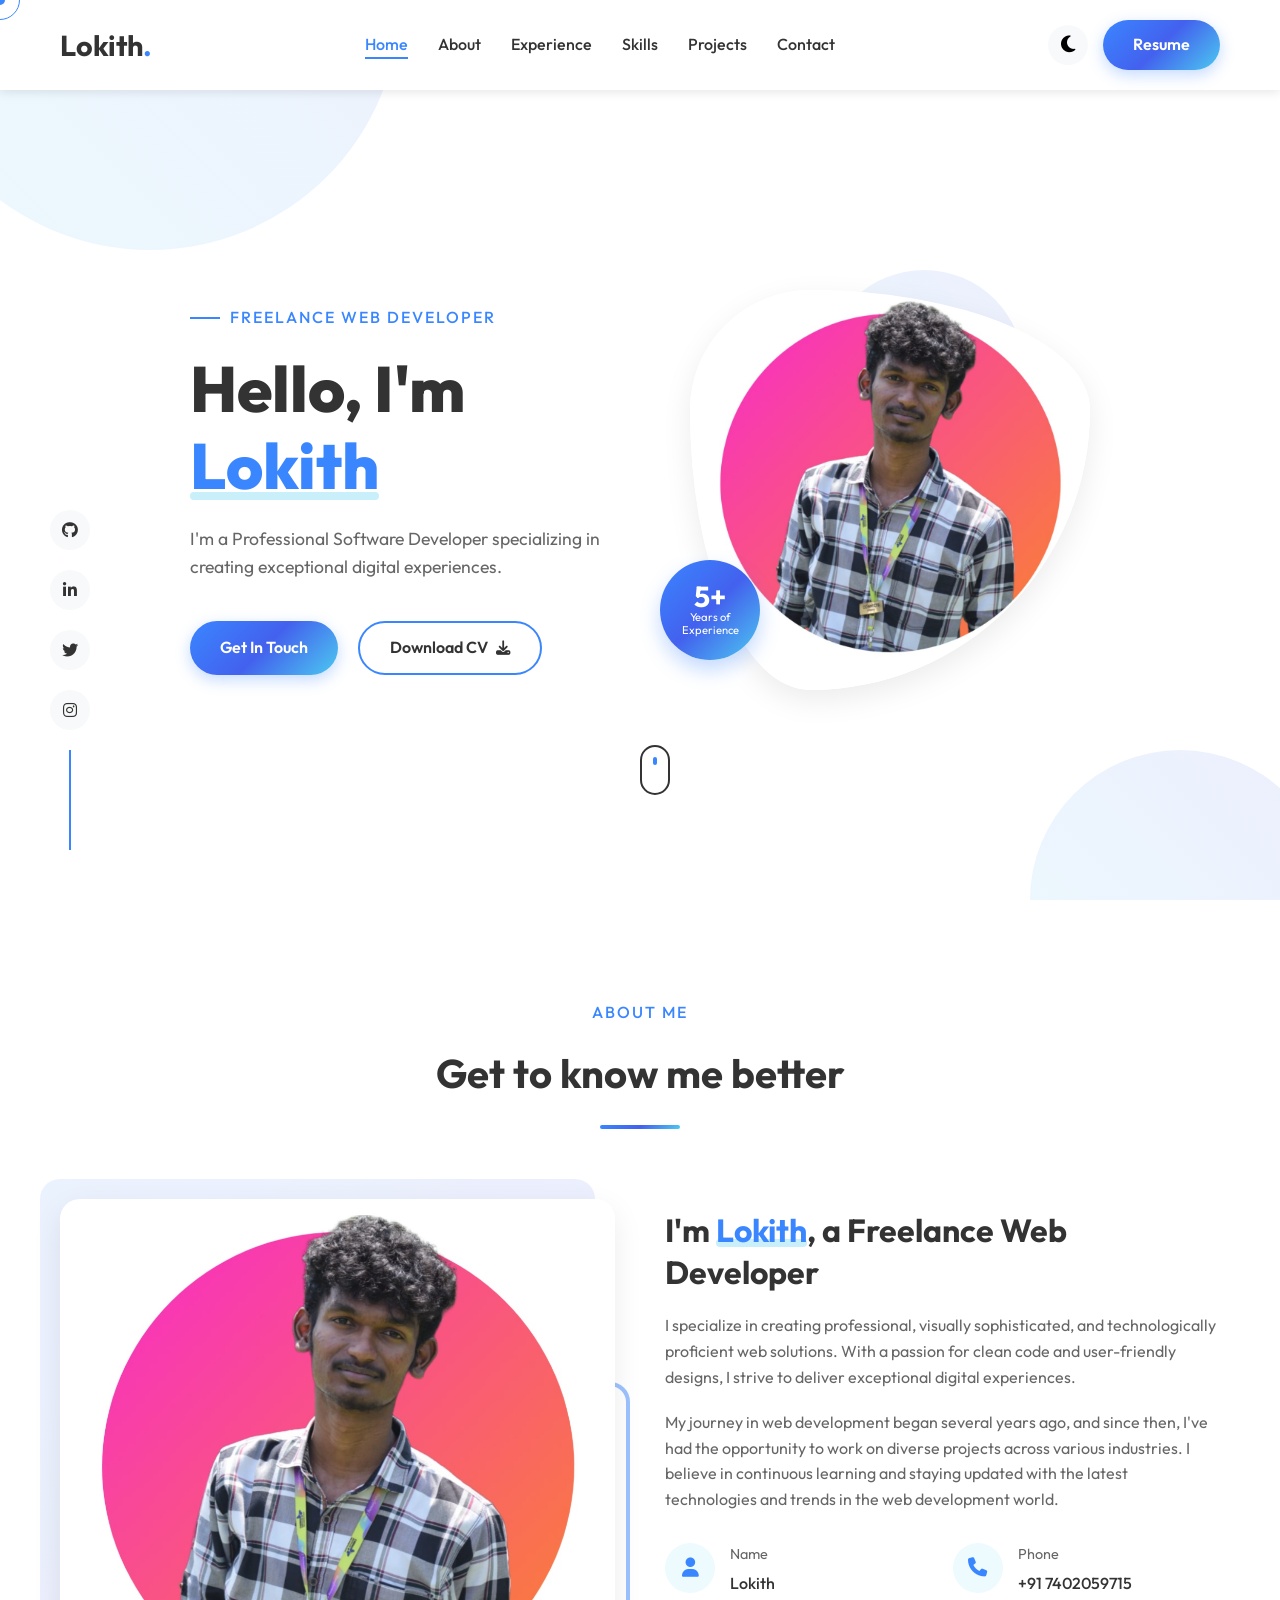
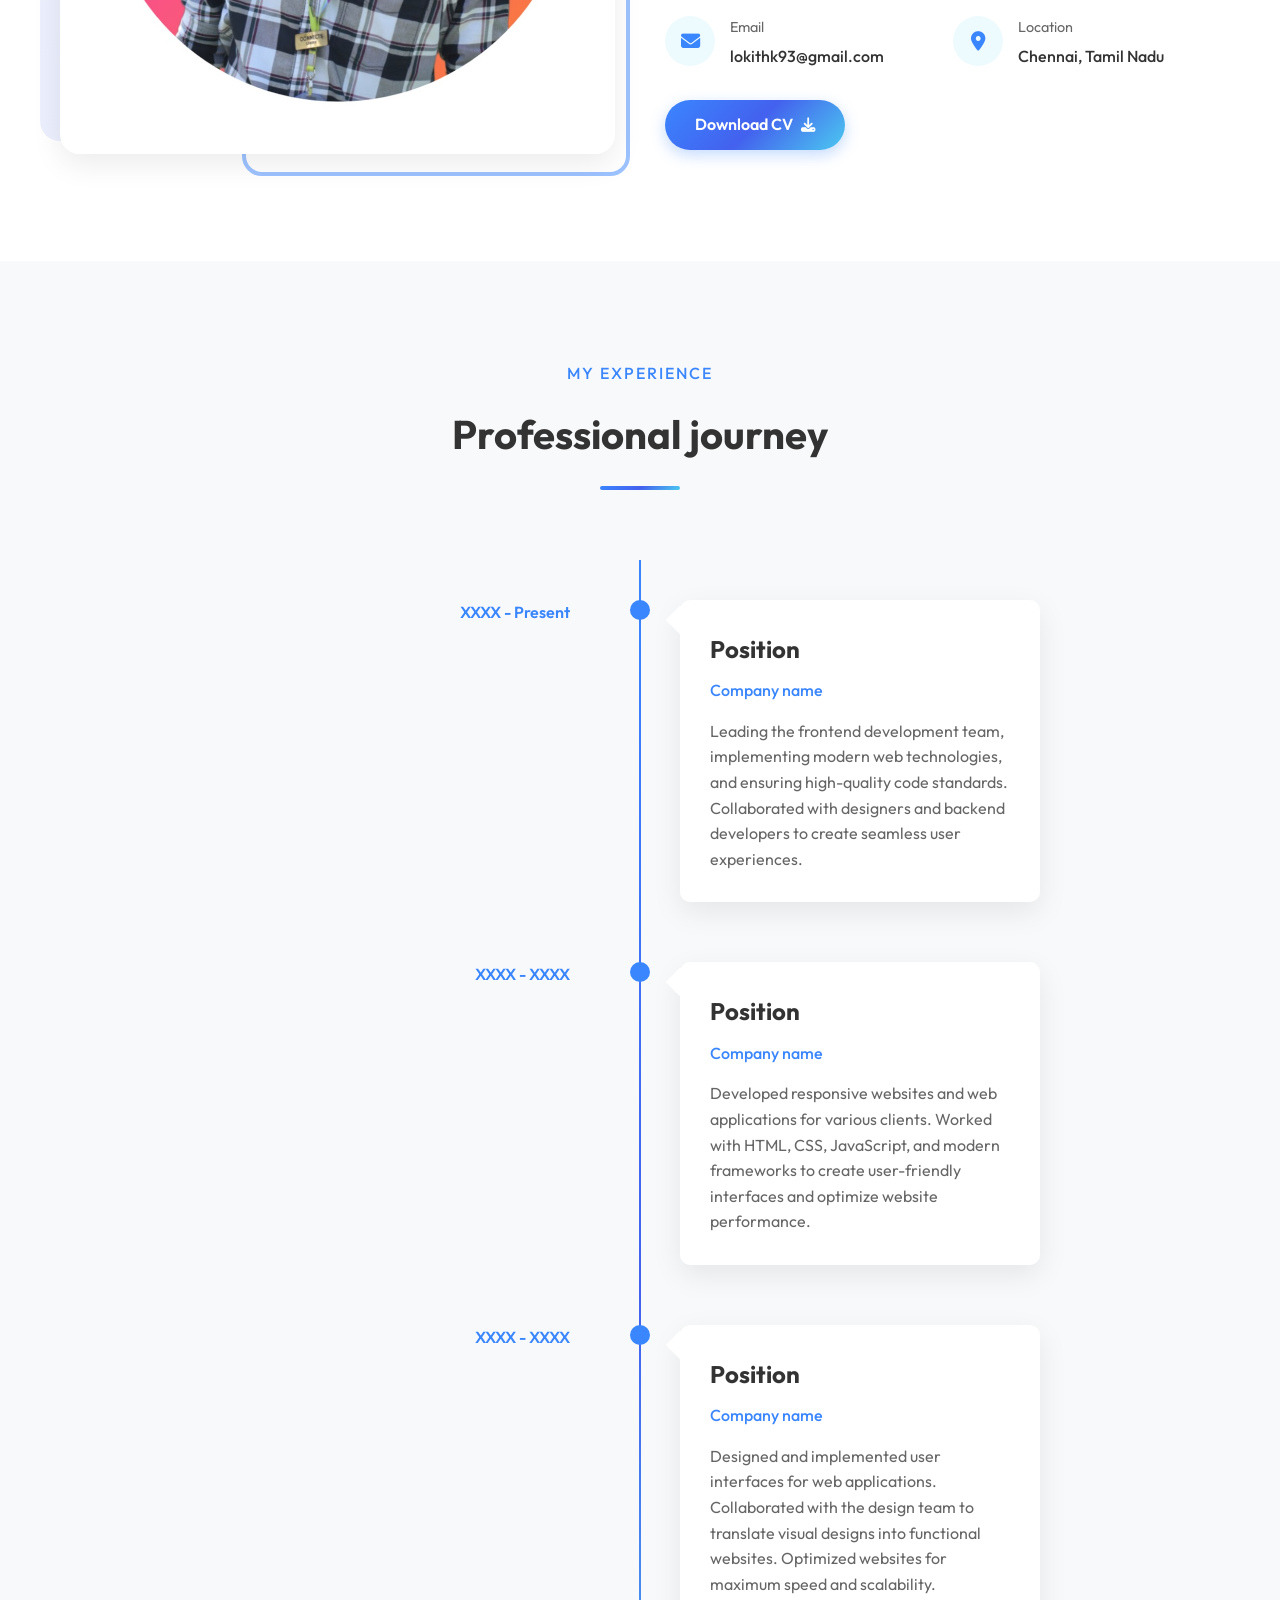
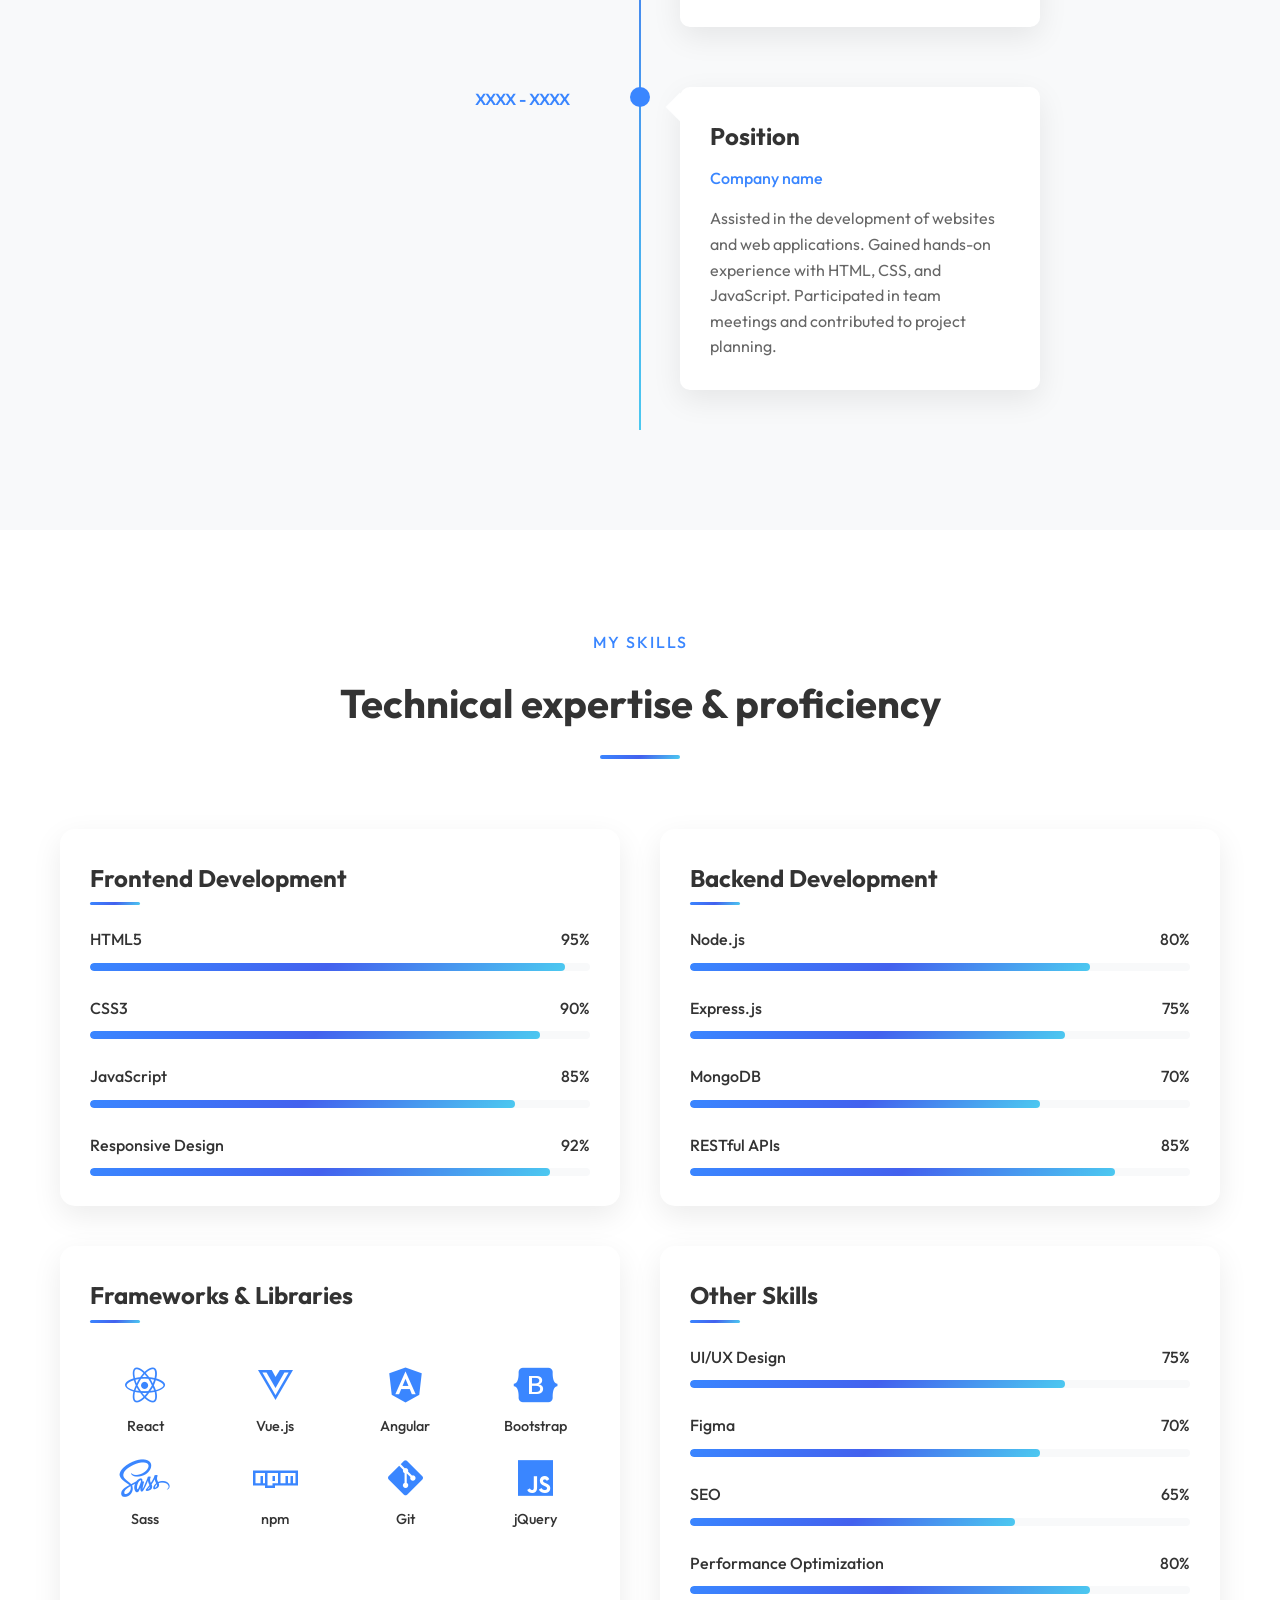
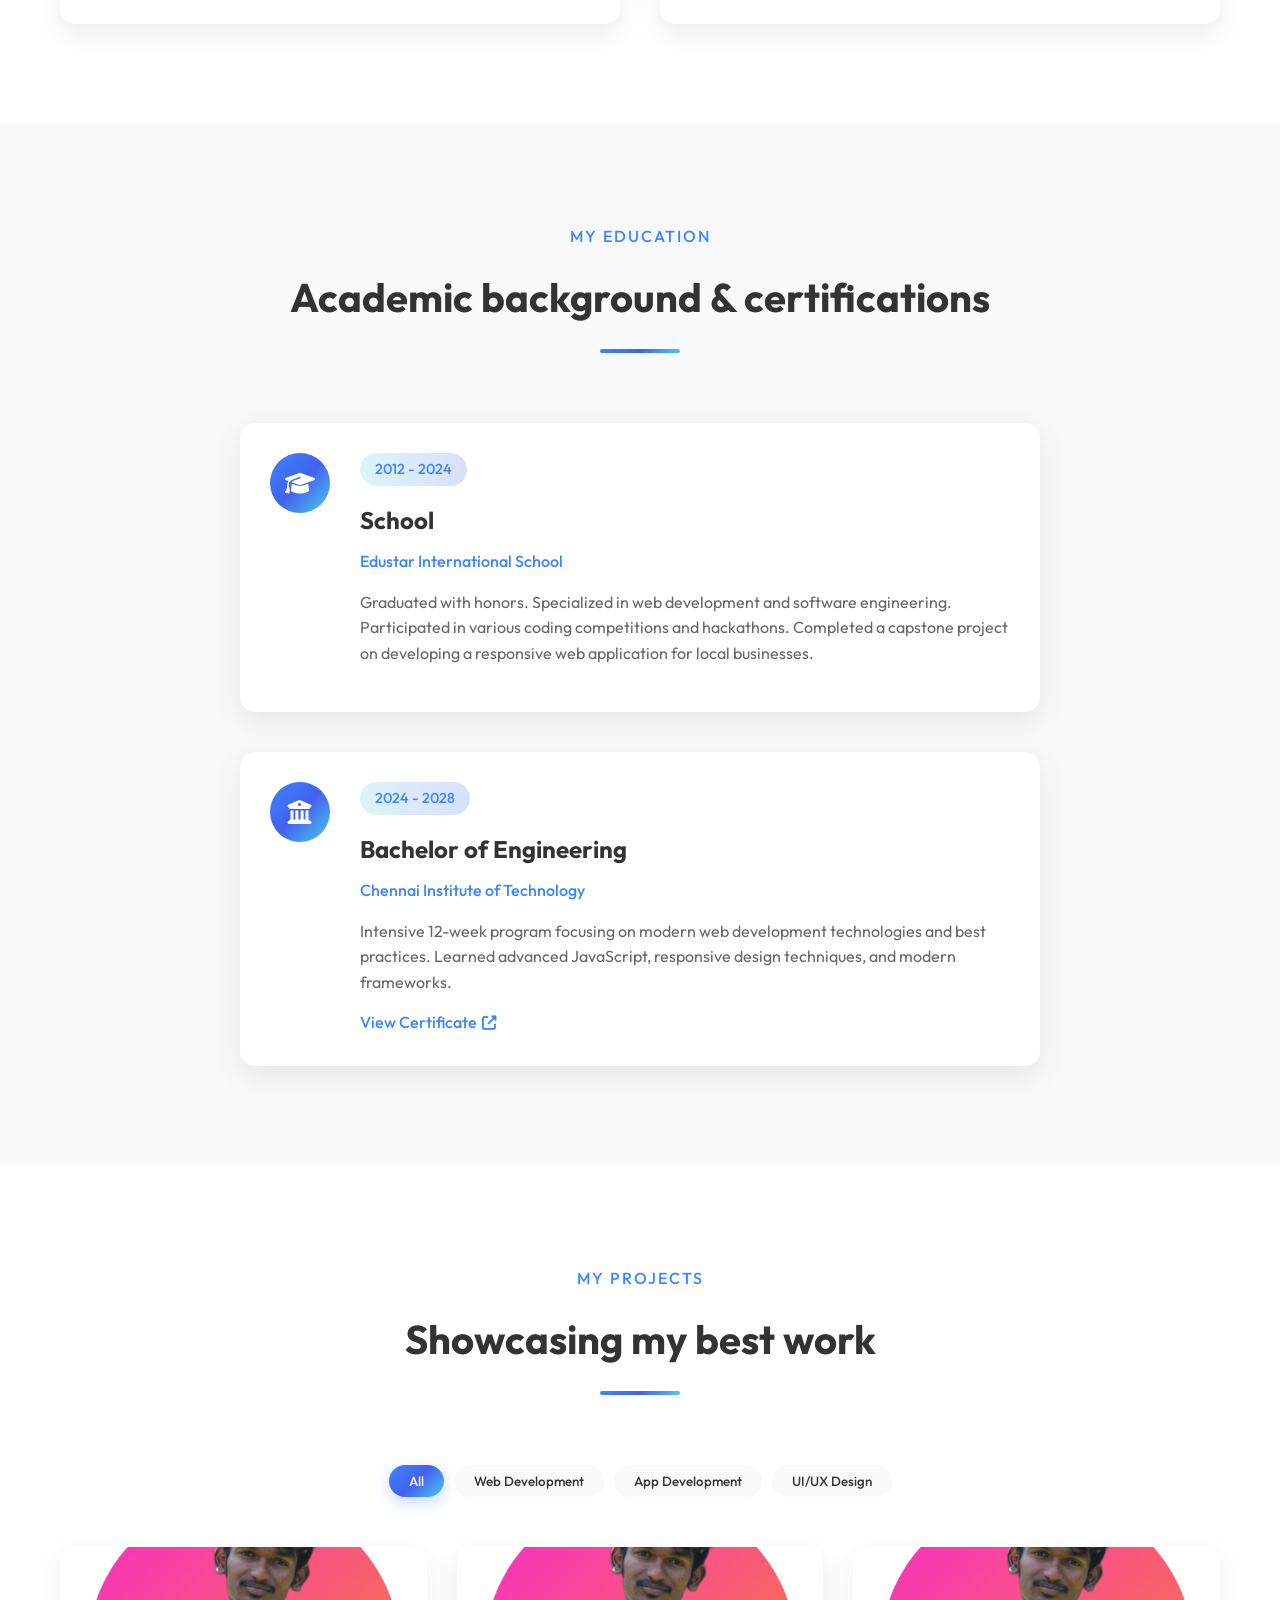
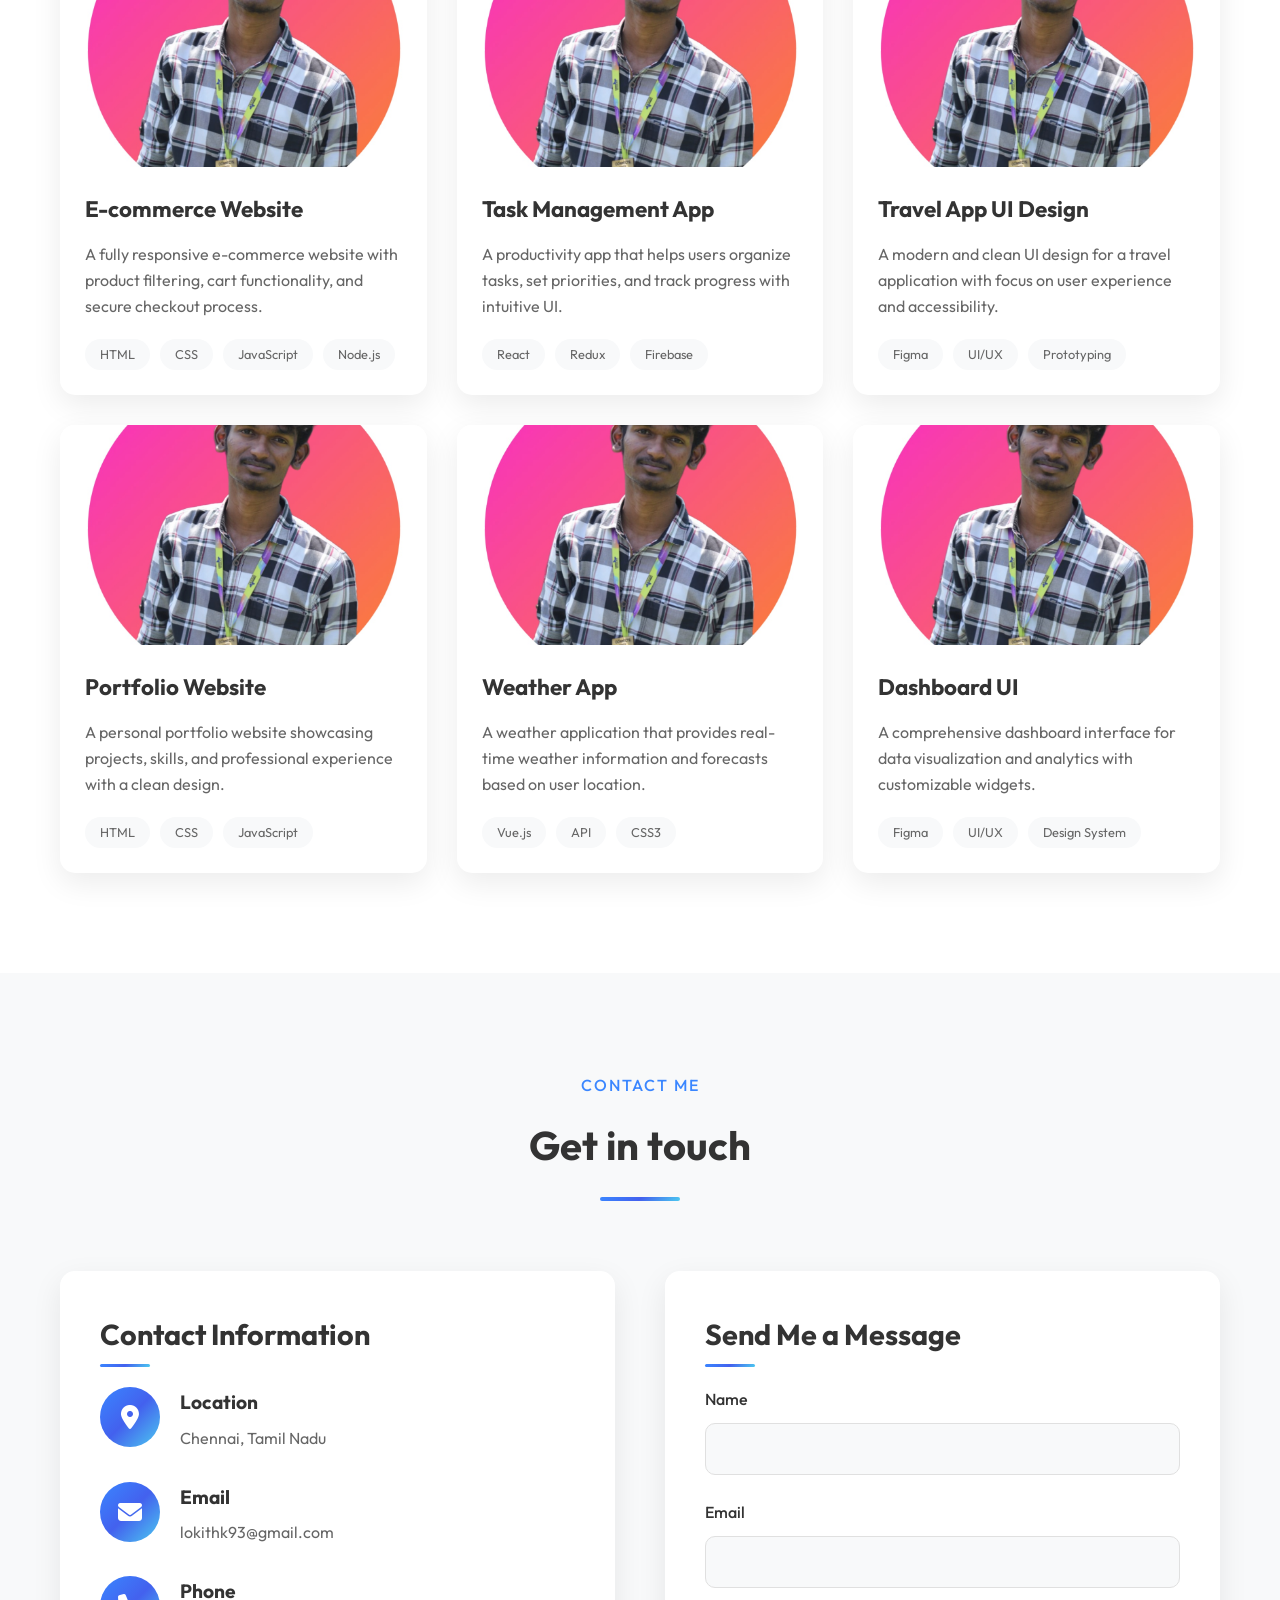
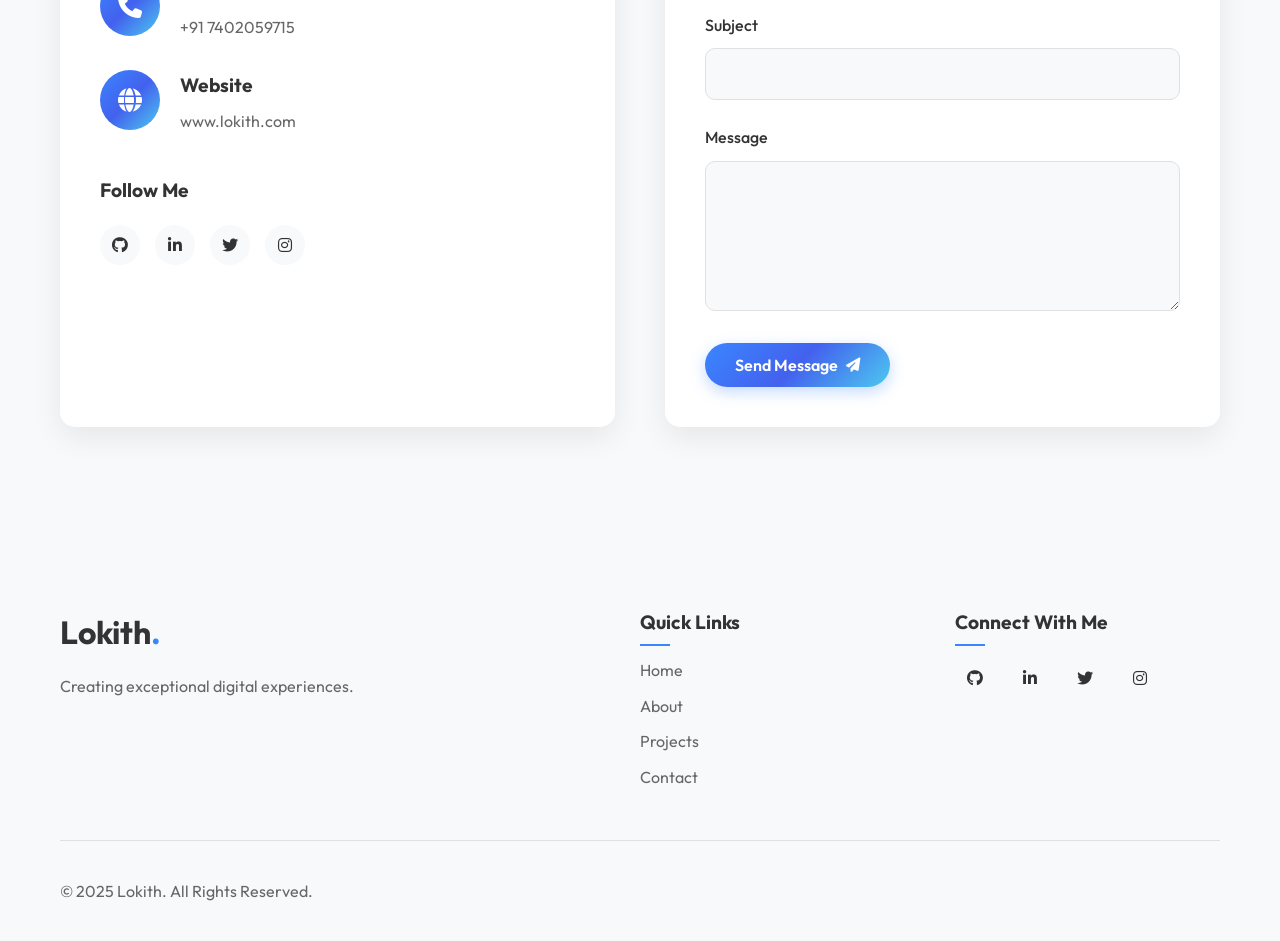
<file: portfolio-2/index.html>
<!DOCTYPE html>
<html lang="en" class="light">
<head>
    <meta charset="UTF-8">
    <meta name="viewport" content="width=device-width, initial-scale=1.0">
    <title>Lokith - Professional Portfolio</title>
    <link rel="stylesheet" href="https://cdnjs.cloudflare.com/ajax/libs/font-awesome/6.4.0/css/all.min.css">
    <link href="https://fonts.googleapis.com/css2?family=Outfit:wght@300;400;500;600;700;800&display=swap" rel="stylesheet">
    <link rel="stylesheet" href="https://unpkg.com/aos@next/dist/aos.css" />
    <link rel="stylesheet" href="style.css">
</head>
<body>
    <!-- Preloader -->
    <div class="preloader">
        <div class="loader">
            <svg viewBox="0 0 80 80">
                <circle id="loader-circle" cx="40" cy="40" r="32"></circle>
            </svg>
            <div class="loader-name">LOKITH</div>
        </div>
    </div>

    <!-- Cursor -->
    <div class="cursor"></div>
    <div class="cursor-follower"></div>

    <!-- Header -->
    <header>
        <div class="container">
            <div class="logo">
                <a href="#home">Lokith<span>.</span></a>
            </div>
            <nav>
                <ul>
                    <li><a href="#home" class="nav-link active">Home</a></li>
                    <li><a href="#about" class="nav-link">About</a></li>
                    <li><a href="#experience" class="nav-link">Experience</a></li>
                    <li><a href="#skills" class="nav-link">Skills</a></li>
                    <li><a href="#projects" class="nav-link">Projects</a></li>
                    <li><a href="#contact" class="nav-link">Contact</a></li>
                </ul>
            </nav>
            <div class="header-buttons">
                <button class="theme-toggle" id="theme-toggle" aria-label="Toggle theme">
                    <i class="fas fa-moon"></i>
                    <i class="fas fa-sun"></i>
                </button>
                <a href="#" class="btn primary-btn">Resume</a>
                <div class="menu-btn">
                    <span></span>
                    <span></span>
                    <span></span>
                </div>
            </div>
        </div>
    </header>

    <!-- Mobile Menu -->
    <div class="mobile-menu">
        <div class="close-menu">
            <i class="fas fa-times"></i>
        </div>
        <ul>
            <li><a href="#home" class="mobile-nav-link">Home</a></li>
            <li><a href="#about" class="mobile-nav-link">About</a></li>
            <li><a href="#experience" class="mobile-nav-link">Experience</a></li>
            <li><a href="#skills" class="mobile-nav-link">Skills</a></li>
            <li><a href="#projects" class="mobile-nav-link">Projects</a></li>
            <li><a href="#contact" class="mobile-nav-link">Contact</a></li>
        </ul>
        <div class="mobile-social">
            <a href="#"><i class="fab fa-github"></i></a>
            <a href="#"><i class="fab fa-linkedin-in"></i></a>
            <a href="#"><i class="fab fa-twitter"></i></a>
            <a href="#"><i class="fab fa-instagram"></i></a>
        </div>
    </div>

    <!-- Hero Section -->
    <section id="home" class="hero">
        <div class="container">
            <div class="hero-content">
                <div class="hero-text" data-aos="fade-up" data-aos-delay="200">
                    <div class="subtitle">Freelance Web Developer</div>
                    <h1>Hello, I'm <span class="highlight">Lokith</span></h1>
                    <p>I'm a Professional Software Developer specializing in creating exceptional digital experiences.</p>
                    <div class="hero-buttons">
                        <a href="#contact" class="btn primary-btn">Get In Touch</a>
                        <a href="#" class="btn secondary-btn">Download CV <i class="fas fa-download"></i></a>
                    </div>
                </div>
                <div class="hero-image" data-aos="fade-left" data-aos-delay="400">
                    <div class="image-wrapper">
                        <img src="logo.jpeg" alt="Lokith's Profile">
                        <div class="experience-badge">
                            <span class="number">5+</span>
                            <span class="text">Years of Experience</span>
                        </div>
                    </div>
                </div>
            </div>
            <div class="scroll-indicator" data-aos="fade-up" data-aos-delay="800">
                <a href="#about">
                    <div class="mouse">
                        <div class="wheel"></div>
                    </div>
                    <div class="arrow">
                        <span></span>
                        <span></span>
                        <span></span>
                    </div>
                </a>
            </div>
            <div class="social-links" data-aos="fade-right" data-aos-delay="600">
                <a href="#" class="social-link"><i class="fab fa-github"></i></a>
                <a href="#" class="social-link"><i class="fab fa-linkedin-in"></i></a>
                <a href="#" class="social-link"><i class="fab fa-twitter"></i></a>
                <a href="#" class="social-link"><i class="fab fa-instagram"></i></a>
                <div class="social-line"></div>
            </div>
        </div>
        <div class="hero-bg">
            <div class="shape shape1"></div>
            <div class="shape shape2"></div>
            <div class="shape shape3"></div>
        </div>
    </section>

    <!-- About Section -->
    <section id="about" class="about section">
        <div class="container">
            <div class="section-header" data-aos="fade-up">
                <span class="subtitle">About Me</span>
                <h2>Get to know me better</h2>
                <div class="section-line"></div>
            </div>
            <div class="about-content">
                <div class="about-image" data-aos="fade-right" data-aos-delay="200">
                    <div class="image-box">
                        <img src="logo.jpeg" alt="Lokith">
                        <div class="pattern pattern1"></div>
                        <div class="pattern pattern2"></div>
                    </div>
                </div>
                <div class="about-text" data-aos="fade-left" data-aos-delay="300">
                    <h3>I'm <span class="highlight">Lokith</span>, a Freelance Web Developer</h3>
                    <p>I specialize in creating professional, visually sophisticated, and technologically proficient web solutions. With a passion for clean code and user-friendly designs, I strive to deliver exceptional digital experiences.</p>
                    <p>My journey in web development began several years ago, and since then, I've had the opportunity to work on diverse projects across various industries. I believe in continuous learning and staying updated with the latest technologies and trends in the web development world.</p>
                    <div class="about-info">
                        <div class="info-item" data-aos="fade-up" data-aos-delay="400">
                            <div class="info-icon">
                                <i class="fas fa-user"></i>
                            </div>
                            <div class="info-text">
                                <span>Name</span>
                                <p>Lokith</p>
                            </div>
                        </div>
                        <div class="info-item" data-aos="fade-up" data-aos-delay="500">
                            <div class="info-icon">
                                <i class="fas fa-phone"></i>
                            </div>
                            <div class="info-text">
                                <span>Phone</span>
                                <p>+91 7402059715</p>
                            </div>
                        </div>
                        <div class="info-item" data-aos="fade-up" data-aos-delay="600">
                            <div class="info-icon">
                                <i class="fas fa-envelope"></i>
                            </div>
                            <div class="info-text">
                                <span>Email</span>
                                <p>lokithk93@gmail.com</p>
                            </div>
                        </div>
                        <div class="info-item" data-aos="fade-up" data-aos-delay="700">
                            <div class="info-icon">
                                <i class="fas fa-map-marker-alt"></i>
                            </div>
                            <div class="info-text">
                                <span>Location</span>
                                <p>Chennai, Tamil Nadu</p>
                            </div>
                        </div>
                    </div>
                    <a href="#" class="btn primary-btn" data-aos="fade-up" data-aos-delay="800">Download CV <i class="fas fa-download"></i></a>
                </div>
            </div>
        </div>
    </section>

    <!-- Experience Section -->
    <section id="experience" class="experience section">
        <div class="container">
            <div class="section-header" data-aos="fade-up">
                <span class="subtitle">My Experience</span>
                <h2>Professional journey</h2>
                <div class="section-line"></div>
            </div>
            <div class="timeline">
                <div class="timeline-item" data-aos="fade-up" data-aos-delay="200">
                    <div class="timeline-dot"></div>
                    <div class="timeline-date">XXXX - Present</div>
                    <div class="timeline-content">
                        <h3>Position</h3>
                        <h4>Company name</h4>
                        <p>Leading the frontend development team, implementing modern web technologies, and ensuring high-quality code standards. Collaborated with designers and backend developers to create seamless user experiences.</p>
                    </div>
                </div>
                <div class="timeline-item" data-aos="fade-up" data-aos-delay="300">
                    <div class="timeline-dot"></div>
                    <div class="timeline-date">XXXX - XXXX</div>
                    <div class="timeline-content">
                        <h3>Position</h3>
                        <h4>Company name</h4>
                        <p>Developed responsive websites and web applications for various clients. Worked with HTML, CSS, JavaScript, and modern frameworks to create user-friendly interfaces and optimize website performance.</p>
                    </div>
                </div>
                <div class="timeline-item" data-aos="fade-up" data-aos-delay="400">
                    <div class="timeline-dot"></div>
                    <div class="timeline-date">XXXX - XXXX</div>
                    <div class="timeline-content">
                        <h3>Position</h3>
                        <h4>Company name</h4>
                        <p>Designed and implemented user interfaces for web applications. Collaborated with the design team to translate visual designs into functional websites. Optimized websites for maximum speed and scalability.</p>
                    </div>
                </div>
                <div class="timeline-item" data-aos="fade-up" data-aos-delay="500">
                    <div class="timeline-dot"></div>
                    <div class="timeline-date">XXXX - XXXX</div>
                    <div class="timeline-content">
                        <h3>Position</h3>
                        <h4>Company name</h4>
                        <p>Assisted in the development of websites and web applications. Gained hands-on experience with HTML, CSS, and JavaScript. Participated in team meetings and contributed to project planning.</p>
                    </div>
                </div>
            </div>
        </div>
    </section>

    <!-- Skills Section -->
    <section id="skills" class="skills section">
        <div class="container">
            <div class="section-header" data-aos="fade-up">
                <span class="subtitle">My Skills</span>
                <h2>Technical expertise & proficiency</h2>
                <div class="section-line"></div>
            </div>
            <div class="skills-container">
                <div class="skill-category" data-aos="fade-up" data-aos-delay="200">
                    <h3>Frontend Development</h3>
                    <div class="skill-item">
                        <div class="skill-info">
                            <span>HTML5</span>
                            <span>95%</span>
                        </div>
                        <div class="skill-bar">
                            <div class="skill-progress" data-width="95%"></div>
                        </div>
                    </div>
                    <div class="skill-item">
                        <div class="skill-info">
                            <span>CSS3</span>
                            <span>90%</span>
                        </div>
                        <div class="skill-bar">
                            <div class="skill-progress" data-width="90%"></div>
                        </div>
                    </div>
                    <div class="skill-item">
                        <div class="skill-info">
                            <span>JavaScript</span>
                            <span>85%</span>
                        </div>
                        <div class="skill-bar">
                            <div class="skill-progress" data-width="85%"></div>
                        </div>
                    </div>
                    <div class="skill-item">
                        <div class="skill-info">
                            <span>Responsive Design</span>
                            <span>92%</span>
                        </div>
                        <div class="skill-bar">
                            <div class="skill-progress" data-width="92%"></div>
                        </div>
                    </div>
                </div>
                <div class="skill-category" data-aos="fade-up" data-aos-delay="300">
                    <h3>Backend Development</h3>
                    <div class="skill-item">
                        <div class="skill-info">
                            <span>Node.js</span>
                            <span>80%</span>
                        </div>
                        <div class="skill-bar">
                            <div class="skill-progress" data-width="80%"></div>
                        </div>
                    </div>
                    <div class="skill-item">
                        <div class="skill-info">
                            <span>Express.js</span>
                            <span>75%</span>
                        </div>
                        <div class="skill-bar">
                            <div class="skill-progress" data-width="75%"></div>
                        </div>
                    </div>
                    <div class="skill-item">
                        <div class="skill-info">
                            <span>MongoDB</span>
                            <span>70%</span>
                        </div>
                        <div class="skill-bar">
                            <div class="skill-progress" data-width="70%"></div>
                        </div>
                    </div>
                    <div class="skill-item">
                        <div class="skill-info">
                            <span>RESTful APIs</span>
                            <span>85%</span>
                        </div>
                        <div class="skill-bar">
                            <div class="skill-progress" data-width="85%"></div>
                        </div>
                    </div>
                </div>
                <div class="skill-category" data-aos="fade-up" data-aos-delay="400">
                    <h3>Frameworks & Libraries</h3>
                    <div class="skill-icons">
                        <div class="skill-icon">
                            <i class="fab fa-react"></i>
                            <span>React</span>
                        </div>
                        <div class="skill-icon">
                            <i class="fab fa-vuejs"></i>
                            <span>Vue.js</span>
                        </div>
                        <div class="skill-icon">
                            <i class="fab fa-angular"></i>
                            <span>Angular</span>
                        </div>
                        <div class="skill-icon">
                            <i class="fab fa-bootstrap"></i>
                            <span>Bootstrap</span>
                        </div>
                        <div class="skill-icon">
                            <i class="fab fa-sass"></i>
                            <span>Sass</span>
                        </div>
                        <div class="skill-icon">
                            <i class="fab fa-npm"></i>
                            <span>npm</span>
                        </div>
                        <div class="skill-icon">
                            <i class="fab fa-git-alt"></i>
                            <span>Git</span>
                        </div>
                        <div class="skill-icon">
                            <i class="fab fa-js"></i>
                            <span>jQuery</span>
                        </div>
                    </div>
                </div>
                <div class="skill-category" data-aos="fade-up" data-aos-delay="500">
                    <h3>Other Skills</h3>
                    <div class="skill-item">
                        <div class="skill-info">
                            <span>UI/UX Design</span>
                            <span>75%</span>
                        </div>
                        <div class="skill-bar">
                            <div class="skill-progress" data-width="75%"></div>
                        </div>
                    </div>
                    <div class="skill-item">
                        <div class="skill-info">
                            <span>Figma</span>
                            <span>70%</span>
                        </div>
                        <div class="skill-bar">
                            <div class="skill-progress" data-width="70%"></div>
                        </div>
                    </div>
                    <div class="skill-item">
                        <div class="skill-info">
                            <span>SEO</span>
                            <span>65%</span>
                        </div>
                        <div class="skill-bar">
                            <div class="skill-progress" data-width="65%"></div>
                        </div>
                    </div>
                    <div class="skill-item">
                        <div class="skill-info">
                            <span>Performance Optimization</span>
                            <span>80%</span>
                        </div>
                        <div class="skill-bar">
                            <div class="skill-progress" data-width="80%"></div>
                        </div>
                    </div>
                </div>
            </div>
        </div>
    </section>

    <!-- Education Section -->
    <section id="education" class="education section">
        <div class="container">
            <div class="section-header" data-aos="fade-up">
                <span class="subtitle">My Education</span>
                <h2>Academic background & certifications</h2>
                <div class="section-line"></div>
            </div>
            <div class="education-container">
                <div class="education-item" data-aos="fade-up" data-aos-delay="200">
                    <div class="education-icon">
                        <i class="fas fa-graduation-cap"></i>
                    </div>
                    <div class="education-content">
                        <span class="year">2012 - 2024</span>
                        <h3>School</h3>
                        <h4>Edustar International School</h4>
                        <p>Graduated with honors. Specialized in web development and software engineering. Participated in various coding competitions and hackathons. Completed a capstone project on developing a responsive web application for local businesses.</p>
                    </div>
                </div>
                <div class="education-item" data-aos="fade-up" data-aos-delay="300">
                    <div class="education-icon">
                        <i class="fas fa-university"></i>
                    </div>
                    <div class="education-content">
                        <span class="year">2024 - 2028</span>
                        <h3>Bachelor of Engineering</h3>
                        <h4>Chennai Institute of Technology</h4>
                        <p>Intensive 12-week program focusing on modern web development technologies and best practices. Learned advanced JavaScript, responsive design techniques, and modern frameworks.</p>
                        <a href="#" class="certificate-link">View Certificate <i class="fas fa-external-link-alt"></i></a>
                    </div>
                </div>
            </div>
        </div>
    </section>

    <!-- Projects Section -->
    <section id="projects" class="projects section">
        <div class="container">
            <div class="section-header" data-aos="fade-up">
                <span class="subtitle">My Projects</span>
                <h2>Showcasing my best work</h2>
                <div class="section-line"></div>
            </div>
            <div class="projects-filter" data-aos="fade-up" data-aos-delay="200">
                <button class="filter-btn active" data-filter="all">All</button>
                <button class="filter-btn" data-filter="web">Web Development</button>
                <button class="filter-btn" data-filter="app">App Development</button>
                <button class="filter-btn" data-filter="ui">UI/UX Design</button>
            </div>
            <div class="projects-grid">
                <div class="project-card" data-category="web" data-aos="fade-up" data-aos-delay="300">
                    <div class="project-image">
                        <img src="logo.jpeg" alt="E-commerce Website">
                        <div class="project-overlay">
                            <div class="project-links">
                                <a href="#" class="project-link"><i class="fas fa-link"></i></a>
                                <a href="#" class="project-link"><i class="fab fa-github"></i></a>
                            </div>
                        </div>
                    </div>
                    <div class="project-content">
                        <h3>E-commerce Website</h3>
                        <p>A fully responsive e-commerce website with product filtering, cart functionality, and secure checkout process.</p>
                        <div class="project-tags">
                            <span class="project-tag">HTML</span>
                            <span class="project-tag">CSS</span>
                            <span class="project-tag">JavaScript</span>
                            <span class="project-tag">Node.js</span>
                        </div>
                    </div>
                </div>
                <div class="project-card" data-category="app" data-aos="fade-up" data-aos-delay="400">
                    <div class="project-image">
                        <img src="logo.jpeg" alt="Task Management App">
                        <div class="project-overlay">
                            <div class="project-links">
                                <a href="#" class="project-link"><i class="fas fa-link"></i></a>
                                <a href="#" class="project-link"><i class="fab fa-github"></i></a>
                            </div>
                        </div>
                    </div>
                    <div class="project-content">
                        <h3>Task Management App</h3>
                        <p>A productivity app that helps users organize tasks, set priorities, and track progress with intuitive UI.</p>
                        <div class="project-tags">
                            <span class="project-tag">React</span>
                            <span class="project-tag">Redux</span>
                            <span class="project-tag">Firebase</span>
                        </div>
                    </div>
                </div>
                <div class="project-card" data-category="ui" data-aos="fade-up" data-aos-delay="500">
                    <div class="project-image">
                        <img src="logo.jpeg" alt="Travel App UI Design">
                        <div class="project-overlay">
                            <div class="project-links">
                                <a href="#" class="project-link"><i class="fas fa-link"></i></a>
                                <a href="#" class="project-link"><i class="fab fa-github"></i></a>
                            </div>
                        </div>
                    </div>
                    <div class="project-content">
                        <h3>Travel App UI Design</h3>
                        <p>A modern and clean UI design for a travel application with focus on user experience and accessibility.</p>
                        <div class="project-tags">
                            <span class="project-tag">Figma</span>
                            <span class="project-tag">UI/UX</span>
                            <span class="project-tag">Prototyping</span>
                        </div>
                    </div>
                </div>
                <div class="project-card" data-category="web" data-aos="fade-up" data-aos-delay="600">
                    <div class="project-image">
                        <img src="logo.jpeg" alt="Portfolio Website">
                        <div class="project-overlay">
                            <div class="project-links">
                                <a href="#" class="project-link"><i class="fas fa-link"></i></a>
                                <a href="#" class="project-link"><i class="fab fa-github"></i></a>
                            </div>
                        </div>
                    </div>
                    <div class="project-content">
                        <h3>Portfolio Website</h3>
                        <p>A personal portfolio website showcasing projects, skills, and professional experience with a clean design.</p>
                        <div class="project-tags">
                            <span class="project-tag">HTML</span>
                            <span class="project-tag">CSS</span>
                            <span class="project-tag">JavaScript</span>
                        </div>
                    </div>
                </div>
                <div class="project-card" data-category="app" data-aos="fade-up" data-aos-delay="700">
                    <div class="project-image">
                        <img src="logo.jpeg" alt="Weather App">
                        <div class="project-overlay">
                            <div class="project-links">
                                <a href="#" class="project-link"><i class="fas fa-link"></i></a>
                                <a href="#" class="project-link"><i class="fab fa-github"></i></a>
                            </div>
                        </div>
                    </div>
                    <div class="project-content">
                        <h3>Weather App</h3>
                        <p>A weather application that provides real-time weather information and forecasts based on user location.</p>
                        <div class="project-tags">
                            <span class="project-tag">Vue.js</span>
                            <span class="project-tag">API</span>
                            <span class="project-tag">CSS3</span>
                        </div>
                    </div>
                </div>
                <div class="project-card" data-category="ui" data-aos="fade-up" data-aos-delay="800">
                    <div class="project-image">
                        <img src="logo.jpeg" alt="Dashboard UI">
                        <div class="project-overlay">
                            <div class="project-links">
                                <a href="#" class="project-link"><i class="fas fa-link"></i></a>
                                <a href="#" class="project-link"><i class="fab fa-github"></i></a>
                            </div>
                        </div>
                    </div>
                    <div class="project-content">
                        <h3>Dashboard UI</h3>
                        <p>A comprehensive dashboard interface for data visualization and analytics with customizable widgets.</p>
                        <div class="project-tags">
                            <span class="project-tag">Figma</span>
                            <span class="project-tag">UI/UX</span>
                            <span class="project-tag">Design System</span>
                        </div>
                    </div>
                </div>
            </div>
        </div>
    </section>

    <!-- Contact Section -->
    <section id="contact" class="contact section">
        <div class="container">
            <div class="section-header" data-aos="fade-up">
                <span class="subtitle">Contact Me</span>
                <h2>Get in touch</h2>
                <div class="section-line"></div>
            </div>
            <div class="contact-container">
                <div class="contact-info" data-aos="fade-right" data-aos-delay="200">
                    <h3>Contact Information</h3>
                    <div class="contact-item">
                        <div class="contact-icon">
                            <i class="fas fa-map-marker-alt"></i>
                        </div>
                        <div class="contact-details">
                            <h4>Location</h4>
                            <p>Chennai, Tamil Nadu</p>
                        </div>
                    </div>
                    <div class="contact-item">
                        <div class="contact-icon">
                            <i class="fas fa-envelope"></i>
                        </div>
                        <div class="contact-details">
                            <h4>Email</h4>
                            <a href="mailto:lokithk93@gmail.com">lokithk93@gmail.com</a>
                        </div>
                    </div>
                    <div class="contact-item">
                        <div class="contact-icon">
                            <i class="fas fa-phone"></i>
                        </div>
                        <div class="contact-details">
                            <h4>Phone</h4>
                            <a href="tel:+917402059715">+91 7402059715</a>
                        </div>
                    </div>
                    <div class="contact-item">
                        <div class="contact-icon">
                            <i class="fas fa-globe"></i>
                        </div>
                        <div class="contact-details">
                            <h4>Website</h4>
                            <a href="https://www.lokith.com" target="_blank">www.lokith.com</a>
                        </div>
                    </div>
                    <div class="social-media">
                        <h4>Follow Me</h4>
                        <div class="social-icons">
                            <a href="#"><i class="fab fa-github"></i></a>
                            <a href="#"><i class="fab fa-linkedin-in"></i></a>
                            <a href="#"><i class="fab fa-twitter"></i></a>
                            <a href="#"><i class="fab fa-instagram"></i></a>
                        </div>
                    </div>
                </div>
                <div class="contact-form" data-aos="fade-left" data-aos-delay="300">
                    <h3>Send Me a Message</h3>
                    <form action="#" method="POST">
                        <div class="form-group">
                            <label for="name">Name</label>
                            <input type="text" id="name" name="name" class="form-control" required>
                        </div>
                        <div class="form-group">
                            <label for="email">Email</label>
                            <input type="email" id="email" name="email" class="form-control" required>
                        </div>
                        <div class="form-group">
                            <label for="subject">Subject</label>
                            <input type="text" id="subject" name="subject" class="form-control" required>
                        </div>
                        <div class="form-group">
                            <label for="message">Message</label>
                            <textarea id="message" name="message" class="form-control" required></textarea>
                        </div>
                        <button type="submit" class="btn primary-btn">Send Message <i class="fas fa-paper-plane"></i></button>
                    </form>
                </div>
            </div>
        </div>
        <div class="contact-bg">
            <div class="shape shape1"></div>
            <div class="shape shape2"></div>
        </div>
    </section>

    <!-- Footer -->
    <footer>
        <div class="container">
            <div class="footer-content">
                <div class="footer-logo">
                    <a href="#home">Lokith<span>.</span></a>
                    <p>Creating exceptional digital experiences.</p>
                </div>
                <div class="footer-links">
                    <h4>Quick Links</h4>
                    <ul>
                        <li><a href="#home">Home</a></li>
                        <li><a href="#about">About</a></li>
                        <li><a href="#projects">Projects</a></li>
                        <li><a href="#contact">Contact</a></li>
                    </ul>
                </div>
                <div class="footer-social">
                    <h4>Connect With Me</h4>
                    <div class="social-icons">
                        <a href="#"><i class="fab fa-github"></i></a>
                        <a href="#"><i class="fab fa-linkedin-in"></i></a>
                        <a href="#"><i class="fab fa-twitter"></i></a>
                        <a href="#"><i class="fab fa-instagram"></i></a>
                    </div>
                </div>
            </div>
            <div class="footer-bottom">
                <p>&copy; 2025 Lokith. All Rights Reserved.</p>
                <a href="#home" class="back-to-top">
                    <i class="fas fa-arrow-up"></i>
                </a>
            </div>
        </div>
    </footer>

    <!-- Scripts -->
    <script src="https://unpkg.com/aos@next/dist/aos.js"></script>
    <script>
        document.addEventListener('DOMContentLoaded', function() {
            // Initialize AOS
            AOS.init({
                duration: 800,
                easing: 'ease',
                once: true,
                offset: 100
            });

            // Preloader
            setTimeout(function() {
                document.querySelector('.preloader').style.opacity = '0';
                setTimeout(function() {
                    document.querySelector('.preloader').style.display = 'none';
                }, 500);
            }, 1500);

            // Custom cursor
            const cursor = document.querySelector('.cursor');
            const cursorFollower = document.querySelector('.cursor-follower');
            
            document.addEventListener('mousemove', function(e) {
                cursor.style.left = e.clientX + 'px';
                cursor.style.top = e.clientY + 'px';
                
                setTimeout(function() {
                    cursorFollower.style.left = e.clientX + 'px';
                    cursorFollower.style.top = e.clientY + 'px';
                }, 100);
            });

            document.addEventListener('mousedown', function() {
                cursor.classList.add('active');
                cursorFollower.classList.add('active');
            });

            document.addEventListener('mouseup', function() {
                cursor.classList.remove('active');
                cursorFollower.classList.remove('active');
            });

            // Add hover effect to links and buttons
            const links = document.querySelectorAll('a, button, .menu-btn');
            links.forEach(link => {
                link.addEventListener('mouseenter', function() {
                    cursor.classList.add('hover');
                    cursorFollower.classList.add('hover');
                });
                link.addEventListener('mouseleave', function() {
                    cursor.classList.remove('hover');
                    cursorFollower.classList.remove('hover');
                });
            });

            // Mobile menu toggle
            const menuBtn = document.querySelector('.menu-btn');
            const mobileMenu = document.querySelector('.mobile-menu');
            const closeMenu = document.querySelector('.close-menu');
            const mobileLinks = document.querySelectorAll('.mobile-nav-link');

            menuBtn.addEventListener('click', function() {
                mobileMenu.classList.toggle('active');
                document.body.classList.toggle('menu-open');
            });

            closeMenu.addEventListener('click', function() {
                mobileMenu.classList.remove('active');
                document.body.classList.remove('menu-open');
            });

            mobileLinks.forEach(link => {
                link.addEventListener('click', function() {
                    mobileMenu.classList.remove('active');
                    document.body.classList.remove('menu-open');
                });
            });

            // Smooth scrolling for anchor links
            document.querySelectorAll('a[href^="#"]').forEach(anchor => {
                anchor.addEventListener('click', function(e) {
                    e.preventDefault();
                    
                    const targetId = this.getAttribute('href');
                    if (targetId === '#') return;
                    
                    const targetElement = document.querySelector(targetId);
                    
                    if (targetElement) {
                        window.scrollTo({
                            top: targetElement.offsetTop - 80,
                            behavior: 'smooth'
                        });
                    }
                });
            });

            // Active navigation link on scroll
            const sections = document.querySelectorAll('section');
            const navLinks = document.querySelectorAll('.nav-link');

            function setActiveLink() {
                let current = '';
                
                sections.forEach(section => {
                    const sectionTop = section.offsetTop;
                    const sectionHeight = section.clientHeight;
                    
                    if (window.pageYOffset >= sectionTop - 200) {
                        current = section.getAttribute('id');
                    }
                });
                
                navLinks.forEach(link => {
                    link.classList.remove('active');
                    if (link.getAttribute('href') === '#' + current) {
                        link.classList.add('active');
                    }
                });
            }

            window.addEventListener('scroll', setActiveLink);
            setActiveLink(); // Set active link on page load

            // Project filtering
            const filterBtns = document.querySelectorAll('.filter-btn');
            const projectCards = document.querySelectorAll('.project-card');
            
            filterBtns.forEach(btn => {
                btn.addEventListener('click', function() {
                    // Remove active class from all buttons
                    filterBtns.forEach(btn => btn.classList.remove('active'));
                    
                    // Add active class to clicked button
                    this.classList.add('active');
                    
                    // Get filter value
                    const filterValue = this.getAttribute('data-filter');
                    
                    // Filter projects
                    projectCards.forEach(card => {
                        if (filterValue === 'all' || card.getAttribute('data-category') === filterValue) {
                            card.style.display = 'block';
                        } else {
                            card.style.display = 'none';
                        }
                    });
                });
            });

            // Animate skill bars when in viewport
            const skillBars = document.querySelectorAll('.skill-progress');
            
            function animateSkillBars() {
                skillBars.forEach(bar => {
                    const width = bar.getAttribute('data-width');
                    bar.style.width = width;
                });
            }
            
            // Theme toggle
            const themeToggle = document.getElementById('theme-toggle');
            const htmlElement = document.documentElement;
            
            // Check for saved theme preference or use default
            const savedTheme = localStorage.getItem('theme') || 'light';
            htmlElement.className = savedTheme;
            
            // Update button icon based on current theme
            updateThemeToggleIcon();
            
            themeToggle.addEventListener('click', function() {
                if (htmlElement.classList.contains('light')) {
                    htmlElement.classList.remove('light');
                    htmlElement.classList.add('dark');
                    localStorage.setItem('theme', 'dark');
                } else {
                    htmlElement.classList.remove('dark');
                    htmlElement.classList.add('light');
                    localStorage.setItem('theme', 'light');
                }
                
                updateThemeToggleIcon();
            });
            
            function updateThemeToggleIcon() {
                if (htmlElement.classList.contains('dark')) {
                    themeToggle.classList.add('dark-mode');
                } else {
                    themeToggle.classList.remove('dark-mode');
                }
            }
            
            // Back to top button
            const backToTopBtn = document.querySelector('.back-to-top');
            
            window.addEventListener('scroll', function() {
                if (window.pageYOffset > 300) {
                    backToTopBtn.classList.add('show');
                } else {
                    backToTopBtn.classList.remove('show');
                }
            });
            
            // Initialize skill bars animation
            setTimeout(animateSkillBars, 1000);
        });
    </script>
</body>
</html>
</file>
<file: portfolio-2/style.css>
/* ===== Base Styles ===== */
:root {
    /* Light Theme Colors */
    --primary-color: #3a86ff;
    --secondary-color: #4361ee;
    --accent-color: #4cc9f0;
    --text-color: #333333;
    --text-light: #666666;
    --bg-color: #ffffff;
    --bg-light: #f8f9fa;
    --bg-dark: #f0f0f0;
    --border-color: #e0e0e0;
    --card-bg: #ffffff;
    --card-shadow: 0 10px 30px rgba(0, 0, 0, 0.08);
    --gradient: linear-gradient(135deg, #3a86ff, #4361ee, #4cc9f0);
    --gradient-hover: linear-gradient(135deg, #4cc9f0, #4361ee, #3a86ff);
    --success-color: #38b000;
    --error-color: #d90429;
    --warning-color: #ffaa00;
}

.dark {
    /* Dark Theme Colors */
    --primary-color: #4cc9f0;
    --secondary-color: #4361ee;
    --accent-color: #3a86ff;
    --text-color: #f0f0f0;
    --text-light: #b0b0b0;
    --bg-color: #121212;
    --bg-light: #1e1e1e;
    --bg-dark: #0a0a0a;
    --border-color: #2a2a2a;
    --card-bg: #1e1e1e;
    --card-shadow: 0 10px 30px rgba(0, 0, 0, 0.3);
    --gradient: linear-gradient(135deg, #4cc9f0, #4361ee, #3a86ff);
    --gradient-hover: linear-gradient(135deg, #3a86ff, #4361ee, #4cc9f0);
}

* {
    margin: 0;
    padding: 0;
    box-sizing: border-box;
    font-family: 'Outfit', sans-serif;
}

html {
    scroll-behavior: smooth;
}

body {
    background-color: var(--bg-color);
    color: var(--text-color);
    line-height: 1.6;
    overflow-x: hidden;
    transition: background-color 0.3s ease, color 0.3s ease;
}

body.menu-open {
    overflow: hidden;
}

a {
    text-decoration: none;
    color: var(--primary-color);
    transition: all 0.3s ease;
}

ul {
    list-style: none;
}

img {
    max-width: 100%;
    height: auto;
}

.container {
    max-width: 1200px;
    margin: 0 auto;
    padding: 0 20px;
}

.section {
    padding: 100px 0;
    position: relative;
}

.section:nth-child(even) {
    background-color: var(--bg-light);
}

/* ===== Custom Cursor ===== */
.cursor {
    position: fixed;
    width: 10px;
    height: 10px;
    border-radius: 50%;
    background-color: var(--primary-color);
    pointer-events: none;
    z-index: 9999;
    transform: translate(-50%, -50%);
    transition: width 0.3s, height 0.3s, background-color 0.3s;
}

.cursor-follower {
    position: fixed;
    width: 40px;
    height: 40px;
    border-radius: 50%;
    border: 1px solid var(--primary-color);
    pointer-events: none;
    z-index: 9998;
    transform: translate(-50%, -50%);
    transition: all 0.2s ease-out;
}

.cursor.active {
    transform: translate(-50%, -50%) scale(0.7);
    background-color: var(--accent-color);
}

.cursor-follower.active {
    transform: translate(-50%, -50%) scale(1.2);
}

.cursor.hover, .cursor-follower.hover {
    transform: translate(-50%, -50%) scale(1.5);
    background-color: transparent;
    border-color: var(--primary-color);
}

.cursor-follower.hover {
    background-color: rgba(76, 201, 240, 0.1);
    border-width: 2px;
}

@media (max-width: 768px) {
    .cursor, .cursor-follower {
        display: none;
    }
}

/* ===== Preloader ===== */
.preloader {
    position: fixed;
    top: 0;
    left: 0;
    width: 100%;
    height: 100%;
    background-color: var(--bg-color);
    display: flex;
    justify-content: center;
    align-items: center;
    z-index: 9999;
    transition: opacity 0.5s ease;
}

.loader {
    position: relative;
    display: flex;
    flex-direction: column;
    align-items: center;
}

.loader svg {
    width: 100px;
    height: 100px;
    transform: rotate(-90deg);
}

.loader-name {
    margin-top: 20px;
    font-size: 1.5rem;
    font-weight: 700;
    letter-spacing: 5px;
    color: var(--primary-color);
}

#loader-circle {
    fill: none;
    stroke: var(--primary-color);
    stroke-width: 4;
    stroke-dasharray: 200;
    stroke-dashoffset: 200;
    animation: dash 2s ease-in-out infinite;
}

@keyframes dash {
    0% {
        stroke-dashoffset: 200;
    }
    50% {
        stroke-dashoffset: 0;
    }
    100% {
        stroke-dashoffset: -200;
    }
}

/* ===== Buttons ===== */
.btn {
    display: inline-flex;
    align-items: center;
    justify-content: center;
    padding: 12px 30px;
    border-radius: 50px;
    font-weight: 600;
    font-size: 1rem;
    transition: all 0.3s ease;
    cursor: pointer;
    border: none;
    outline: none;
    position: relative;
    overflow: hidden;
    z-index: 1;
}

.btn i {
    margin-left: 8px;
    font-size: 0.9rem;
}

.primary-btn {
    background: var(--gradient);
    color: white;
    box-shadow: 0 5px 15px rgba(58, 134, 255, 0.3);
}

.primary-btn:hover {
    transform: translateY(-3px);
    box-shadow: 0 8px 25px rgba(58, 134, 255, 0.4);
    background: var(--gradient-hover);
}

.secondary-btn {
    background-color: transparent;
    color: var(--text-color);
    border: 2px solid var(--primary-color);
}

.secondary-btn:hover {
    background-color: var(--primary-color);
    color: white;
    transform: translateY(-3px);
    box-shadow: 0 5px 15px rgba(58, 134, 255, 0.3);
}

/* ===== Header ===== */
header {
    position: fixed;
    top: 0;
    left: 0;
    width: 100%;
    padding: 20px 0;
    z-index: 1000;
    background-color: var(--bg-color);
    box-shadow: 0 2px 10px rgba(0, 0, 0, 0.1);
    transition: all 0.3s ease;
}

header .container {
    display: flex;
    justify-content: space-between;
    align-items: center;
}

.logo a {
    font-size: 1.8rem;
    font-weight: 700;
    color: var(--text-color);
}

.logo a span {
    color: var(--primary-color);
}

nav ul {
    display: flex;
}

nav ul li {
    margin: 0 15px;
}

.nav-link {
    color: var(--text-color);
    font-weight: 500;
    position: relative;
    padding: 5px 0;
}

.nav-link::after {
    content: '';
    position: absolute;
    bottom: 0;
    left: 0;
    width: 0;
    height: 2px;
    background-color: var(--primary-color);
    transition: width 0.3s ease;
}

.nav-link:hover, .nav-link.active {
    color: var(--primary-color);
}

.nav-link:hover::after, .nav-link.active::after {
    width: 100%;
}

.header-buttons {
    display: flex;
    align-items: center;
}

.theme-toggle {
    width: 40px;
    height: 40px;
    border-radius: 50%;
    background-color: var(--bg-light);
    border: none;
    display: flex;
    align-items: center;
    justify-content: center;
    cursor: pointer;
    margin-right: 15px;
    position: relative;
    overflow: hidden;
}

.theme-toggle i {
    position: absolute;
    font-size: 1.2rem;
    transition: all 0.3s ease;
}

.theme-toggle .fa-sun {
    opacity: 0;
    transform: translateY(20px);
}

.theme-toggle .fa-moon {
    opacity: 1;
    transform: translateY(0);
}

.theme-toggle.dark-mode .fa-sun {
    opacity: 1;
    transform: translateY(0);
}

.theme-toggle.dark-mode .fa-moon {
    opacity: 0;
    transform: translateY(-20px);
}

.menu-btn {
    display: none;
    flex-direction: column;
    justify-content: space-between;
    width: 30px;
    height: 20px;
    cursor: pointer;
    margin-left: 20px;
}

.menu-btn span {
    display: block;
    width: 100%;
    height: 2px;
    background-color: var(--text-color);
    transition: all 0.3s ease;
}

/* ===== Mobile Menu ===== */
.mobile-menu {
    position: fixed;
    top: 0;
    right: -100%;
    width: 300px;
    height: 100vh;
    background-color: var(--card-bg);
    z-index: 1001;
    padding: 60px 30px;
    transition: right 0.4s ease;
    box-shadow: -5px 0 30px rgba(0, 0, 0, 0.1);
}

.mobile-menu.active {
    right: 0;
}

.close-menu {
    position: absolute;
    top: 20px;
    right: 20px;
    font-size: 1.5rem;
    cursor: pointer;
    color: var(--text-color);
}

.mobile-menu ul {
    margin-top: 50px;
}

.mobile-menu ul li {
    margin-bottom: 20px;
}

.mobile-nav-link {
    color: var(--text-color);
    font-size: 1.2rem;
    font-weight: 500;
    transition: all 0.3s ease;
    display: block;
    padding: 10px 0;
}

.mobile-nav-link:hover {
    color: var(--primary-color);
    transform: translateX(10px);
}

.mobile-social {
    position: absolute;
    bottom: 50px;
    left: 30px;
    display: flex;
    gap: 15px;
}

.mobile-social a {
    width: 40px;
    height: 40px;
    border-radius: 50%;
    background-color: var(--bg-light);
    display: flex;
    align-items: center;
    justify-content: center;
    color: var(--text-color);
    transition: all 0.3s ease;
}

.mobile-social a:hover {
    background-color: var(--primary-color);
    color: white;
    transform: translateY(-5px);
}

/* ===== Hero Section ===== */
.hero {
    height: 100vh;
    display: flex;
    align-items: center;
    position: relative;
    overflow: hidden;
    padding-top: 80px;
}

.hero-content {
    display: flex;
    align-items: center;
    justify-content: space-between;
    height: 100%;
}

.hero-text {
    flex: 1;
    max-width: 600px;
}

.hero-text .subtitle {
    font-size: 1rem;
    font-weight: 500;
    color: var(--primary-color);
    text-transform: uppercase;
    letter-spacing: 2px;
    margin-bottom: 20px;
    display: inline-block;
    position: relative;
    padding-left: 40px;
}

.hero-text .subtitle::before {
    content: '';
    position: absolute;
    left: 0;
    top: 50%;
    width: 30px;
    height: 2px;
    background-color: var(--primary-color);
    transform: translateY(-50%);
}

.hero-text h1 {
    font-size: 4rem;
    font-weight: 800;
    line-height: 1.2;
    margin-bottom: 20px;
    color: var(--text-color);
}

.hero-text p {
    font-size: 1.1rem;
    color: var(--text-light);
    margin-bottom: 40px;
    max-width: 500px;
}

.hero-buttons {
    display: flex;
    gap: 20px;
}

.hero-image {
    flex: 1;
    display: flex;
    justify-content: flex-end;
    position: relative;
}

.image-wrapper {
    position: relative;
    width: 400px;
    height: 400px;
}

.hero-image img {
    width: 100%;
    height: 100%;
    object-fit: cover;
    border-radius: 30% 70% 70% 30% / 30% 30% 70% 70%;
    box-shadow: var(--card-shadow);
    animation: morphing 10s ease-in-out infinite;
}

@keyframes morphing {
    0% {
        border-radius: 30% 70% 70% 30% / 30% 30% 70% 70%;
    }
    25% {
        border-radius: 58% 42% 75% 25% / 76% 46% 54% 24%;
    }
    50% {
        border-radius: 50% 50% 33% 67% / 55% 27% 73% 45%;
    }
    75% {
        border-radius: 33% 67% 58% 42% / 63% 68% 32% 37%;
    }
    100% {
        border-radius: 30% 70% 70% 30% / 30% 30% 70% 70%;
    }
}

.experience-badge {
    position: absolute;
    bottom: 30px;
    left: -30px;
    background: var(--gradient);
    color: white;
    padding: 15px;
    border-radius: 50%;
    width: 100px;
    height: 100px;
    display: flex;
    flex-direction: column;
    align-items: center;
    justify-content: center;
    box-shadow: 0 10px 20px rgba(58, 134, 255, 0.3);
    animation: float 3s ease-in-out infinite;
}

.experience-badge .number {
    font-size: 1.8rem;
    font-weight: 700;
    line-height: 1;
}

.experience-badge .text {
    font-size: 0.7rem;
    text-align: center;
    line-height: 1.2;
}

.scroll-indicator {
    position: absolute;
    bottom: 50px;
    left: 50%;
    transform: translateX(-50%);
    display: flex;
    flex-direction: column;
    align-items: center;
}

.mouse {
    width: 30px;
    height: 50px;
    border: 2px solid var(--text-color);
    border-radius: 20px;
    position: relative;
}

.wheel {
    width: 4px;
    height: 8px;
    background-color: var(--primary-color);
    border-radius: 2px;
    position: absolute;
    top: 10px;
    left: 50%;
    transform: translateX(-50%);
    animation: scroll 2s ease infinite;
}

@keyframes scroll {
    0% {
        opacity: 1;
        transform: translateX(-50%) translateY(0);
    }
    100% {
        opacity: 0;
        transform: translateX(-50%) translateY(20px);
    }
}

.arrow {
    margin-top: 15px;
    display: flex;
    flex-direction: column;
    align-items: center;
    gap: 5px;
}

.arrow span {
    display: block;
    width: 10px;
    height: 10px;
    border-bottom: 2px solid var(--text-color);
    border-right: 2px solid var(--text-color);
    transform: rotate(45deg);
    animation: arrow 2s infinite;
    opacity: 0;
}

.arrow span:nth-child(1) {
    animation-delay: 0s;
}

.arrow span:nth-child(2) {
    animation-delay: 0.2s;
}

.arrow span:nth-child(3) {
    animation-delay: 0.4s;
}

@keyframes arrow {
    0% {
        opacity: 0;
        transform: rotate(45deg) translate(-5px, -5px);
    }
    50% {
        opacity: 1;
    }
    100% {
        opacity: 0;
        transform: rotate(45deg) translate(5px, 5px);
    }
}

.social-links {
    position: absolute;
    left: 50px;
    bottom: 50px;
    display: flex;
    flex-direction: column;
    align-items: center;
    gap: 20px;
}

.social-link {
    width: 40px;
    height: 40px;
    border-radius: 50%;
    background-color: var(--bg-light);
    display: flex;
    align-items: center;
    justify-content: center;
    color: var(--text-color);
    transition: all 0.3s ease;
}

.social-link:hover {
    background-color: var(--primary-color);
    color: white;
    transform: translateY(-5px);
}

.social-line {
    width: 2px;
    height: 100px;
    background-color: var(--primary-color);
}

.hero-bg {
    position: absolute;
    top: 0;
    left: 0;
    width: 100%;
    height: 100%;
    z-index: -1;
    overflow: hidden;
}

.shape {
    position: absolute;
    background: linear-gradient(45deg, rgba(76, 201, 240, 0.1), rgba(67, 97, 238, 0.1));
    border-radius: 50%;
}

.hero-bg .shape1 {
    width: 500px;
    height: 500px;
    top: -250px;
    left: -100px;
    animation: float 8s ease-in-out infinite;
}

.hero-bg .shape2 {
    width: 300px;
    height: 300px;
    bottom: -150px;
    right: -50px;
    animation: float 10s ease-in-out infinite;
}

.hero-bg .shape3 {
    width: 200px;
    height: 200px;
    top: 30%;
    right: 20%;
    animation: float 6s ease-in-out infinite;
}

@keyframes float {
    0% {
        transform: translateY(0);
    }
    50% {
        transform: translateY(-20px);
    }
    100% {
        transform: translateY(0);
    }
}

/* ===== Section Header ===== */
.section-header {
    text-align: center;
    margin-bottom: 70px;
}

.section-header .subtitle {
    font-size: 1rem;
    font-weight: 500;
    color: var(--primary-color);
    text-transform: uppercase;
    letter-spacing: 2px;
    margin-bottom: 15px;
    display: inline-block;
}

.section-header h2 {
    font-size: 2.5rem;
    font-weight: 700;
    color: var(--text-color);
    margin-bottom: 20px;
}

.section-line {
    width: 80px;
    height: 4px;
    background: var(--gradient);
    margin: 0 auto;
    border-radius: 2px;
}

.highlight {
    color: var(--primary-color);
    position: relative;
    display: inline-block;
}

.highlight::after {
    content: '';
    position: absolute;
    bottom: 5px;
    left: 0;
    width: 100%;
    height: 8px;
    background-color: rgba(76, 201, 240, 0.3);
    z-index: -1;
    border-radius: 4px;
}

/* ===== About Section ===== */
.about-content {
    display: flex;
    align-items: center;
    gap: 50px;
}

.about-image {
    flex: 1;
    position: relative;
}

.image-box {
    position: relative;
    z-index: 1;
}

.about-image img {
    width: 100%;
    border-radius: 20px;
    box-shadow: var(--card-shadow);
}

.pattern {
    position: absolute;
    border-radius: 20px;
    z-index: -1;
}

.pattern1 {
    width: 100%;
    height: 100%;
    background: var(--gradient);
    top: -20px;
    left: -20px;
    opacity: 0.1;
}

.pattern2 {
    width: 70%;
    height: 70%;
    border: 4px solid var(--primary-color);
    bottom: -15px;
    right: -15px;
    opacity: 0.5;
}

.about-text {
    flex: 1;
}

.about-text h3 {
    font-size: 2rem;
    font-weight: 700;
    margin-bottom: 20px;
    line-height: 1.3;
}

.about-text p {
    margin-bottom: 20px;
    color: var(--text-light);
}

.about-info {
    display: grid;
    grid-template-columns: repeat(2, 1fr);
    gap: 20px;
    margin: 30px 0;
}

.info-item {
    display: flex;
    align-items: flex-start;
    gap: 15px;
}

.info-icon {
    width: 50px;
    height: 50px;
    border-radius: 50%;
    background-color: rgba(76, 201, 240, 0.1);
    display: flex;
    align-items: center;
    justify-content: center;
    color: var(--primary-color);
    font-size: 1.2rem;
    flex-shrink: 0;
}

.info-text span {
    display: block;
    font-size: 0.9rem;
    color: var(--text-light);
    margin-bottom: 5px;
}

.info-text p {
    font-weight: 500;
    margin: 0;
    color: var(--text-color);
}

/* ===== Experience Section ===== */
.timeline {
    position: relative;
    max-width: 800px;
    margin: 0 auto;
    padding: 40px 0;
}

.timeline::before {
    content: '';
    position: absolute;
    top: 0;
    left: 50%;
    width: 2px;
    height: 100%;
    background: var(--gradient);
    transform: translateX(-50%);
}

.timeline-item {
    position: relative;
    margin-bottom: 60px;
}

.timeline-item:last-child {
    margin-bottom: 0;
}

.timeline-dot {
    position: absolute;
    left: 50%;
    top: 0;
    width: 20px;
    height: 20px;
    background-color: var(--primary-color);
    border-radius: 50%;
    transform: translateX(-50%);
    z-index: 1;
}

.timeline-date {
    position: absolute;
    top: 0;
    left: 0;
    width: calc(50% - 40px);
    text-align: right;
    padding-right: 30px;
    font-weight: 600;
    color: var(--primary-color);
}

.timeline-content {
    margin-left: calc(50% + 40px);
    background-color: var(--card-bg);
    padding: 30px;
    border-radius: 10px;
    box-shadow: var(--card-shadow);
    position: relative;
}

.timeline-content::before {
    content: '';
    position: absolute;
    top: 10px;
    left: -10px;
    width: 20px;
    height: 20px;
    background-color: var(--card-bg);
    transform: rotate(45deg);
}

.timeline-content h3 {
    font-size: 1.5rem;
    margin-bottom: 10px;
    color: var(--text-color);
}

.timeline-content h4 {
    color: var(--primary-color);
    margin-bottom: 15px;
    font-weight: 500;
}

.timeline-content p {
    color: var(--text-light);
}

/* ===== Skills Section ===== */
.skills-container {
    display: grid;
    grid-template-columns: repeat(2, 1fr);
    gap: 40px;
}

.skill-category {
    background-color: var(--card-bg);
    border-radius: 15px;
    padding: 30px;
    box-shadow: var(--card-shadow);
}

.skill-category h3 {
    font-size: 1.5rem;
    margin-bottom: 30px;
    color: var(--text-color);
    position: relative;
    display: inline-block;
}

.skill-category h3::after {
    content: '';
    position: absolute;
    bottom: -8px;
    left: 0;
    width: 50px;
    height: 3px;
    background: var(--gradient);
    border-radius: 2px;
}

.skill-item {
    margin-bottom: 25px;
}

.skill-item:last-child {
    margin-bottom: 0;
}

.skill-info {
    display: flex;
    justify-content: space-between;
    margin-bottom: 10px;
}

.skill-info span {
    font-weight: 500;
    color: var(--text-color);
}

.skill-bar {
    height: 8px;
    background-color: var(--bg-light);
    border-radius: 4px;
    overflow: hidden;
}

.skill-progress {
    height: 100%;
    background: var(--gradient);
    border-radius: 4px;
    width: 0;
    transition: width 1.5s ease-in-out;
}

.skill-icons {
    display: grid;
    grid-template-columns: repeat(4, 1fr);
    gap: 20px;
    margin-top: 20px;
}

.skill-icon {
    display: flex;
    flex-direction: column;
    align-items: center;
    text-align: center;
    transition: transform 0.3s ease;
}

.skill-icon:hover {
    transform: translateY(-10px);
}

.skill-icon i {
    font-size: 2.5rem;
    color: var(--primary-color);
    margin-bottom: 10px;
    transition: all 0.3s ease;
}

.skill-icon:hover i {
    transform: scale(1.2);
}

.skill-icon span {
    font-size: 0.9rem;
    font-weight: 500;
    color: var(--text-color);
}

/* ===== Education Section ===== */
.education-container {
    max-width: 800px;
    margin: 0 auto;
}

.education-item {
    display: flex;
    gap: 30px;
    margin-bottom: 40px;
    background-color: var(--card-bg);
    border-radius: 15px;
    padding: 30px;
    box-shadow: var(--card-shadow);
    transition: transform 0.3s ease;
}

.education-item:hover {
    transform: translateY(-10px);
}

.education-item:last-child {
    margin-bottom: 0;
}

.education-icon {
    width: 60px;
    height: 60px;
    border-radius: 50%;
    background: var(--gradient);
    display: flex;
    align-items: center;
    justify-content: center;
    color: white;
    font-size: 1.5rem;
    flex-shrink: 0;
}

.education-content {
    flex: 1;
}

.education-content .year {
    display: inline-block;
    padding: 5px 15px;
    background: linear-gradient(to right, rgba(76, 201, 240, 0.2), rgba(67, 97, 238, 0.2));
    color: var(--primary-color);
    border-radius: 20px;
    font-size: 0.9rem;
    margin-bottom: 15px;
    font-weight: 500;
}

.education-content h3 {
    font-size: 1.5rem;
    margin-bottom: 10px;
    color: var(--text-color);
}

.education-content h4 {
    color: var(--primary-color);
    margin-bottom: 15px;
    font-weight: 500;
}

.education-content p {
    color: var(--text-light);
    margin-bottom: 15px;
}

.certificate-link {
    display: inline-flex;
    align-items: center;
    color: var(--primary-color);
    font-weight: 500;
    transition: all 0.3s ease;
}

.certificate-link i {
    margin-left: 5px;
    font-size: 0.9rem;
}

.certificate-link:hover {
    color: var(--secondary-color);
    transform: translateX(5px);
}

/* ===== Projects Section ===== */
.projects-filter {
    display: flex;
    justify-content: center;
    margin-bottom: 50px;
    flex-wrap: wrap;
    gap: 10px;
}

.filter-btn {
    padding: 8px 20px;
    border: none;
    background-color: var(--bg-light);
    color: var(--text-color);
    border-radius: 30px;
    font-weight: 500;
    cursor: pointer;
    transition: all 0.3s ease;
}

.filter-btn.active {
    background: var(--gradient);
    color: white;
    box-shadow: 0 5px 15px rgba(58, 134, 255, 0.3);
}

.filter-btn:hover:not(.active) {
    background-color: var(--bg-dark);
    transform: translateY(-3px);
}

.projects-grid {
    display: grid;
    grid-template-columns: repeat(auto-fill, minmax(350px, 1fr));
    gap: 30px;
}

.project-card {
    background-color: var(--card-bg);
    border-radius: 15px;
    overflow: hidden;
    box-shadow: var(--card-shadow);
    transition: all 0.3s ease;
}

.project-card:hover {
    transform: translateY(-15px);
    box-shadow: 0 15px 30px rgba(0, 0, 0, 0.15);
}

.project-image {
    height: 220px;
    overflow: hidden;
    position: relative;
}

.project-image img {
    width: 100%;
    height: 100%;
    object-fit: cover;
    transition: transform 0.5s ease;
}

.project-card:hover .project-image img {
    transform: scale(1.1);
}

.project-overlay {
    position: absolute;
    top: 0;
    left: 0;
    width: 100%;
    height: 100%;
    background: linear-gradient(to bottom, rgba(58, 134, 255, 0.9), rgba(76, 201, 240, 0.9));
    display: flex;
    justify-content: center;
    align-items: center;
    opacity: 0;
    transition: opacity 0.5s ease;
}

.project-card:hover .project-overlay {
    opacity: 1;
}

.project-links {
    display: flex;
    gap: 20px;
}

.project-link {
    width: 50px;
    height: 50px;
    background-color: white;
    border-radius: 50%;
    display: flex;
    justify-content: center;
    align-items: center;
    color: var(--primary-color);
    font-size: 1.2rem;
    transition: all 0.3s ease;
    transform: translateY(20px);
    opacity: 0;
}

.project-card:hover .project-link {
    transform: translateY(0);
    opacity: 1;
}

.project-card:hover .project-link:nth-child(1) {
    transition-delay: 0.1s;
}

.project-card:hover .project-link:nth-child(2) {
    transition-delay: 0.2s;
}

.project-link:hover {
    background-color: var(--text-color);
    color: white;
    transform: scale(1.1) !important;
}

.project-content {
    padding: 25px;
}

.project-content h3 {
    font-size: 1.4rem;
    margin-bottom: 15px;
    color: var(--text-color);
}

.project-content p {
    color: var(--text-light);
    margin-bottom: 20px;
}

.project-tags {
    display: flex;
    flex-wrap: wrap;
    gap: 10px;
}

.project-tag {
    padding: 5px 15px;
    background-color: var(--bg-light);
    border-radius: 20px;
    font-size: 0.8rem;
    color: var(--text-light);
    transition: all 0.3s ease;
}

.project-tag:hover {
    background-color: var(--primary-color);
    color: white;
    transform: translateY(-3px);
}

/* ===== Contact Section ===== */
.contact-container {
    display: grid;
    grid-template-columns: 1fr 1fr;
    gap: 50px;
}

.contact-info, .contact-form {
    background-color: var(--card-bg);
    border-radius: 15px;
    padding: 40px;
    box-shadow: var(--card-shadow);
}

.contact-info h3, .contact-form h3 {
    font-size: 1.8rem;
    margin-bottom: 30px;
    color: var(--text-color);
    position: relative;
    display: inline-block;
}

.contact-info h3::after, .contact-form h3::after {
    content: '';
    position: absolute;
    bottom: -10px;
    left: 0;
    width: 50px;
    height: 3px;
    background: var(--gradient);
    border-radius: 2px;
}

.contact-item {
    display: flex;
    align-items: flex-start;
    margin-bottom: 30px;
    transition: transform 0.3s ease;
}

.contact-item:hover {
    transform: translateX(10px);
}

.contact-icon {
    width: 60px;
    height: 60px;
    background: var(--gradient);
    border-radius: 50%;
    display: flex;
    justify-content: center;
    align-items: center;
    margin-right: 20px;
    flex-shrink: 0;
    color: white;
    font-size: 1.5rem;
}

.contact-details h4 {
    font-size: 1.2rem;
    margin-bottom: 8px;
    color: var(--text-color);
}

.contact-details p, .contact-details a {
    color: var(--text-light);
    text-decoration: none;
    transition: color 0.3s;
}

.contact-details a:hover {
    color: var(--primary-color);
}

.social-media {
    margin-top: 40px;
}

.social-media h4 {
    font-size: 1.2rem;
    margin-bottom: 20px;
    color: var(--text-color);
}

.social-icons {
    display: flex;
    gap: 15px;
}

.social-icons a {
    width: 40px;
    height: 40px;
    border-radius: 50%;
    background-color: var(--bg-light);
    display: flex;
    align-items: center;
    justify-content: center;
    color: var(--text-color);
    transition: all 0.3s ease;
}

.social-icons a:hover {
    background-color: var(--primary-color);
    color: white;
    transform: translateY(-5px);
}

.form-group {
    margin-bottom: 25px;
}

.form-group label {
    display: block;
    margin-bottom: 10px;
    font-weight: 500;
    color: var(--text-color);
}

.form-control {
    width: 100%;
    padding: 15px;
    border: 1px solid var(--border-color);
    border-radius: 10px;
    background-color: var(--bg-light);
    color: var(--text-color);
    font-family: 'Outfit', sans-serif;
    font-size: 1rem;
    transition: all 0.3s;
}

.form-control:focus {
    outline: none;
    border-color: var(--primary-color);
    box-shadow: 0 0 0 3px rgba(76, 201, 240, 0.2);
}

textarea.form-control {
    min-height: 150px;
    resize: vertical;
}

.contact-bg {
    position: absolute;
    top: 0;
    left: 0;
    width: 100%;
    height: 100%;
    z-index: -1;
    overflow: hidden;
}

.contact-bg .shape1 {
    width: 400px;
    height: 400px;
    top: -200px;
    right: -100px;
    animation: float 8s ease-in-out infinite;
}

.contact-bg .shape2 {
    width: 300px;
    height: 300px;
    bottom: -150px;
    left: -50px;
    animation: float 10s ease-in-out infinite;
}

/* ===== Footer ===== */
footer {
    background-color: var(--bg-light);
    padding: 80px 0 30px;
    position: relative;
}

.footer-content {
    display: grid;
    grid-template-columns: 2fr 1fr 1fr;
    gap: 50px;
    margin-bottom: 50px;
}

.footer-logo a {
    font-size: 2rem;
    font-weight: 700;
    color: var(--text-color);
}

.footer-logo a span {
    color: var(--primary-color);
}

.footer-logo p {
    margin-top: 15px;
    color: var(--text-light);
}

.footer-links h4, .footer-social h4 {
    font-size: 1.2rem;
    margin-bottom: 20px;
    color: var(--text-color);
    position: relative;
    display: inline-block;
}

.footer-links h4::after, .footer-social h4::after {
    content: '';
    position: absolute;
    bottom: -8px;
    left: 0;
    width: 30px;
    height: 2px;
    background-color: var(--primary-color);
}

.footer-links ul {
    display: flex;
    flex-direction: column;
    gap: 10px;
}

.footer-links ul li a {
    color: var(--text-light);
    transition: all 0.3s ease;
}

.footer-links ul li a:hover {
    color: var(--primary-color);
    transform: translateX(5px);
}

.footer-bottom {
    display: flex;
    justify-content: space-between;
    align-items: center;
    padding-top: 30px;
    border-top: 1px solid var(--border-color);
}

.footer-bottom p {
    color: var(--text-light);
}

.back-to-top {
    width: 40px;
    height: 40px;
    background-color: var(--primary-color);
    color: white;
    border-radius: 50%;
    display: flex;
    align-items: center;
    justify-content: center;
    transition: all 0.3s ease;
    opacity: 0;
    visibility: hidden;
}

.back-to-top.show {
    opacity: 1;
    visibility: visible;
}

.back-to-top:hover {
    background-color: var(--secondary-color);
    transform: translateY(-5px);
}

/* ===== Responsive Styles ===== */
@media (max-width: 1200px) {
    .hero-text h1 {
        font-size: 3.5rem;
    }
    
    .image-wrapper {
        width: 350px;
        height: 350px;
    }
    
    .experience-badge {
        width: 80px;
        height: 80px;
    }
}

@media (max-width: 992px) {
    nav ul {
        display: none;
    }
    
    .menu-btn {
        display: flex;
    }
    
    .hero-content {
        flex-direction: column-reverse;
        text-align: center;
        gap: 50px;
    }
    
    .hero-text {
        max-width: 100%;
    }
    
    .hero-text .subtitle {
        padding-left: 0;
    }
    
    .hero-text .subtitle::before {
        display: none;
    }
    
    .hero-buttons {
        justify-content: center;
    }
    
    .hero-image {
        justify-content: center;
    }
    
    .social-links {
        display: none;
    }
    
    .about-content {
        flex-direction: column;
    }
    
    .skills-container {
        grid-template-columns: 1fr;
    }
    
    .contact-container {
        grid-template-columns: 1fr;
    }
    
    .footer-content {
        grid-template-columns: 1fr;
        gap: 30px;
    }
}

@media (max-width: 768px) {
    .hero-text h1 {
        font-size: 3rem;
    }
    
    .image-wrapper {
        width: 300px;
        height: 300px;
    }
    
    .experience-badge {
        width: 70px;
        height: 70px;
        font-size: 0.9rem;
    }
    
    .about-info {
        grid-template-columns: 1fr;
    }
    
    .timeline::before {
        left: 30px;
    }
    
    .timeline-dot {
        left: 30px;
    }
    
    .timeline-date {
        position: relative;
        width: 100%;
        text-align: left;
        padding-left: 70px;
        padding-right: 0;
        margin-bottom: 10px;
    }
    
    .timeline-content {
        margin-left: 70px;
    }
    
    .timeline-content::before {
        left: -10px;
    }
    
    .projects-grid {
        grid-template-columns: 1fr;
    }
    
    .skill-icons {
        grid-template-columns: repeat(2, 1fr);
    }
}

@media (max-width: 576px) {
    .hero-text h1 {
        font-size: 2.5rem;
    }
    
    .hero-text p {
        font-size: 1rem;
    }
    
    .hero-buttons {
        flex-direction: column;
        gap: 15px;
    }
    
    .hero-buttons .btn {
        width: 100%;
    }
    
    .section-header h2 {
        font-size: 2rem;
    }
    
    .education-item {
        flex-direction: column;
    }
    
    .education-icon {
        margin-bottom: 20px;
    }
}
</file>
